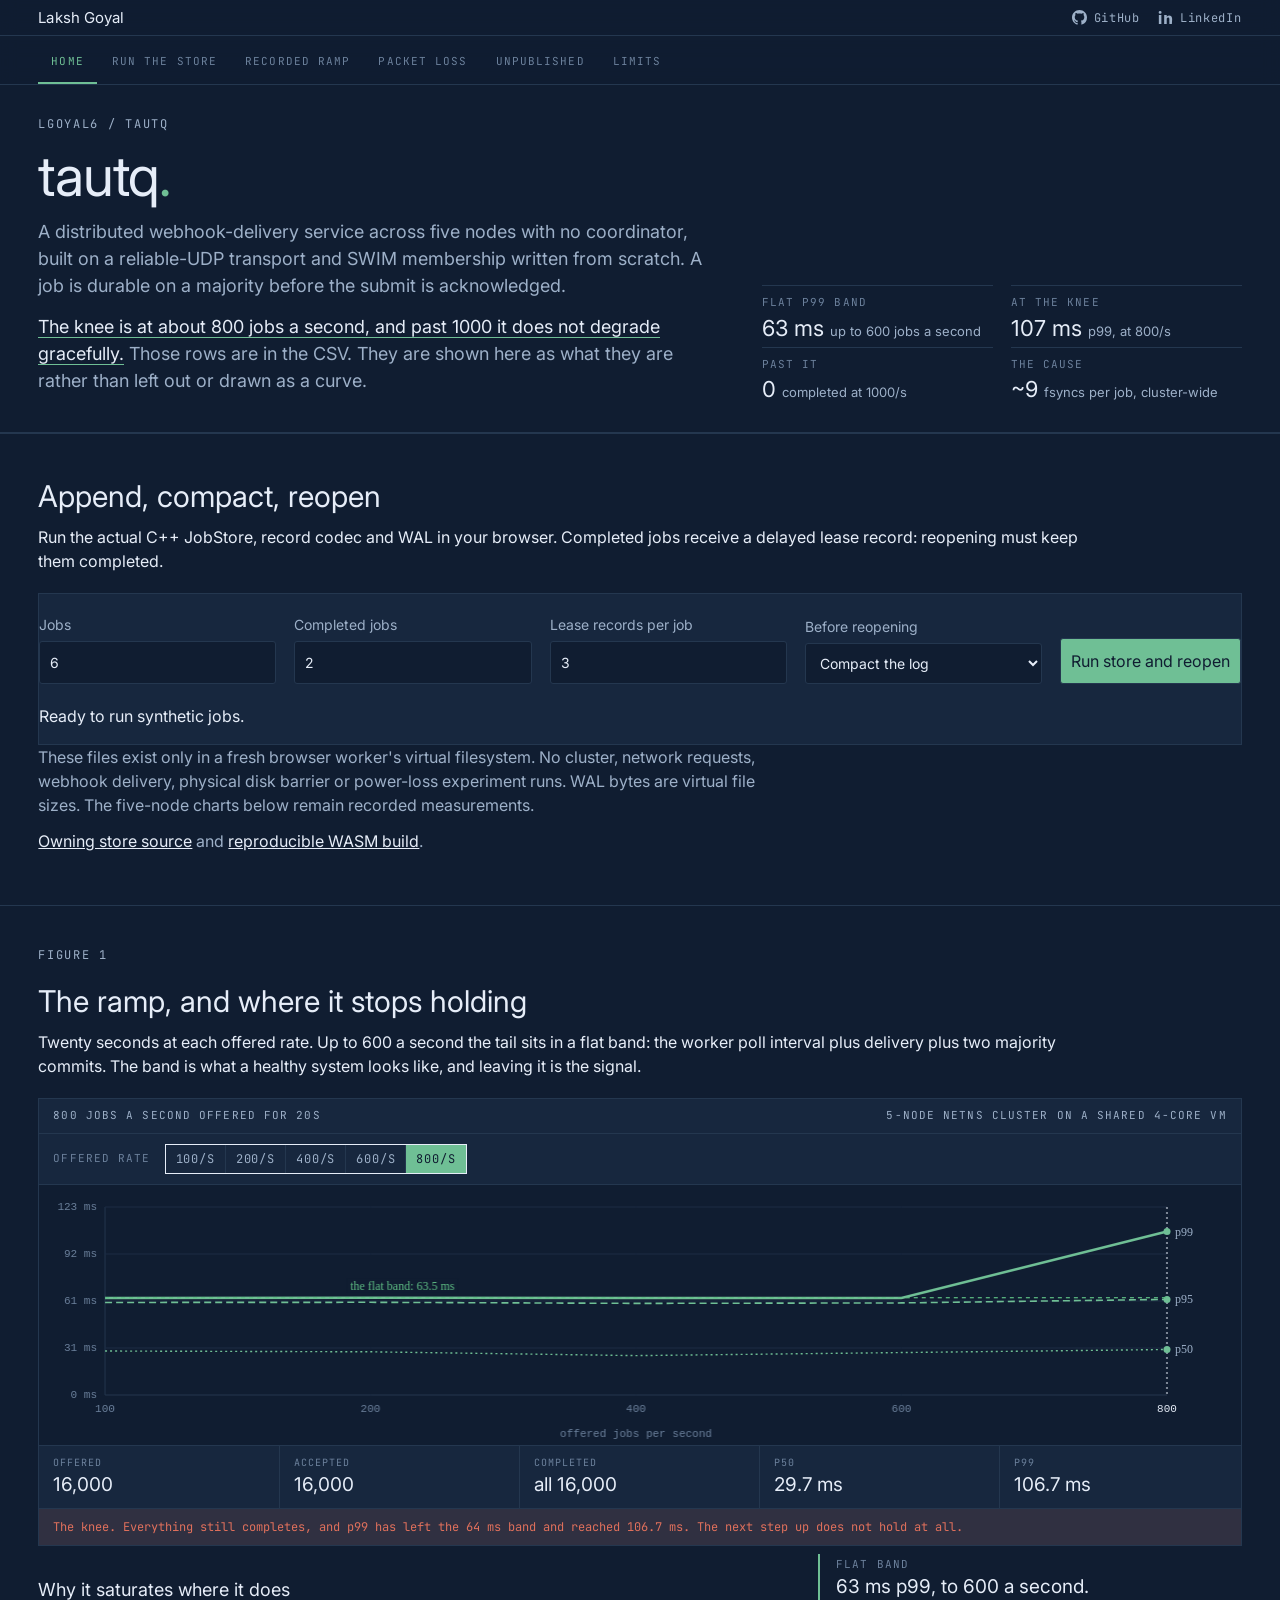
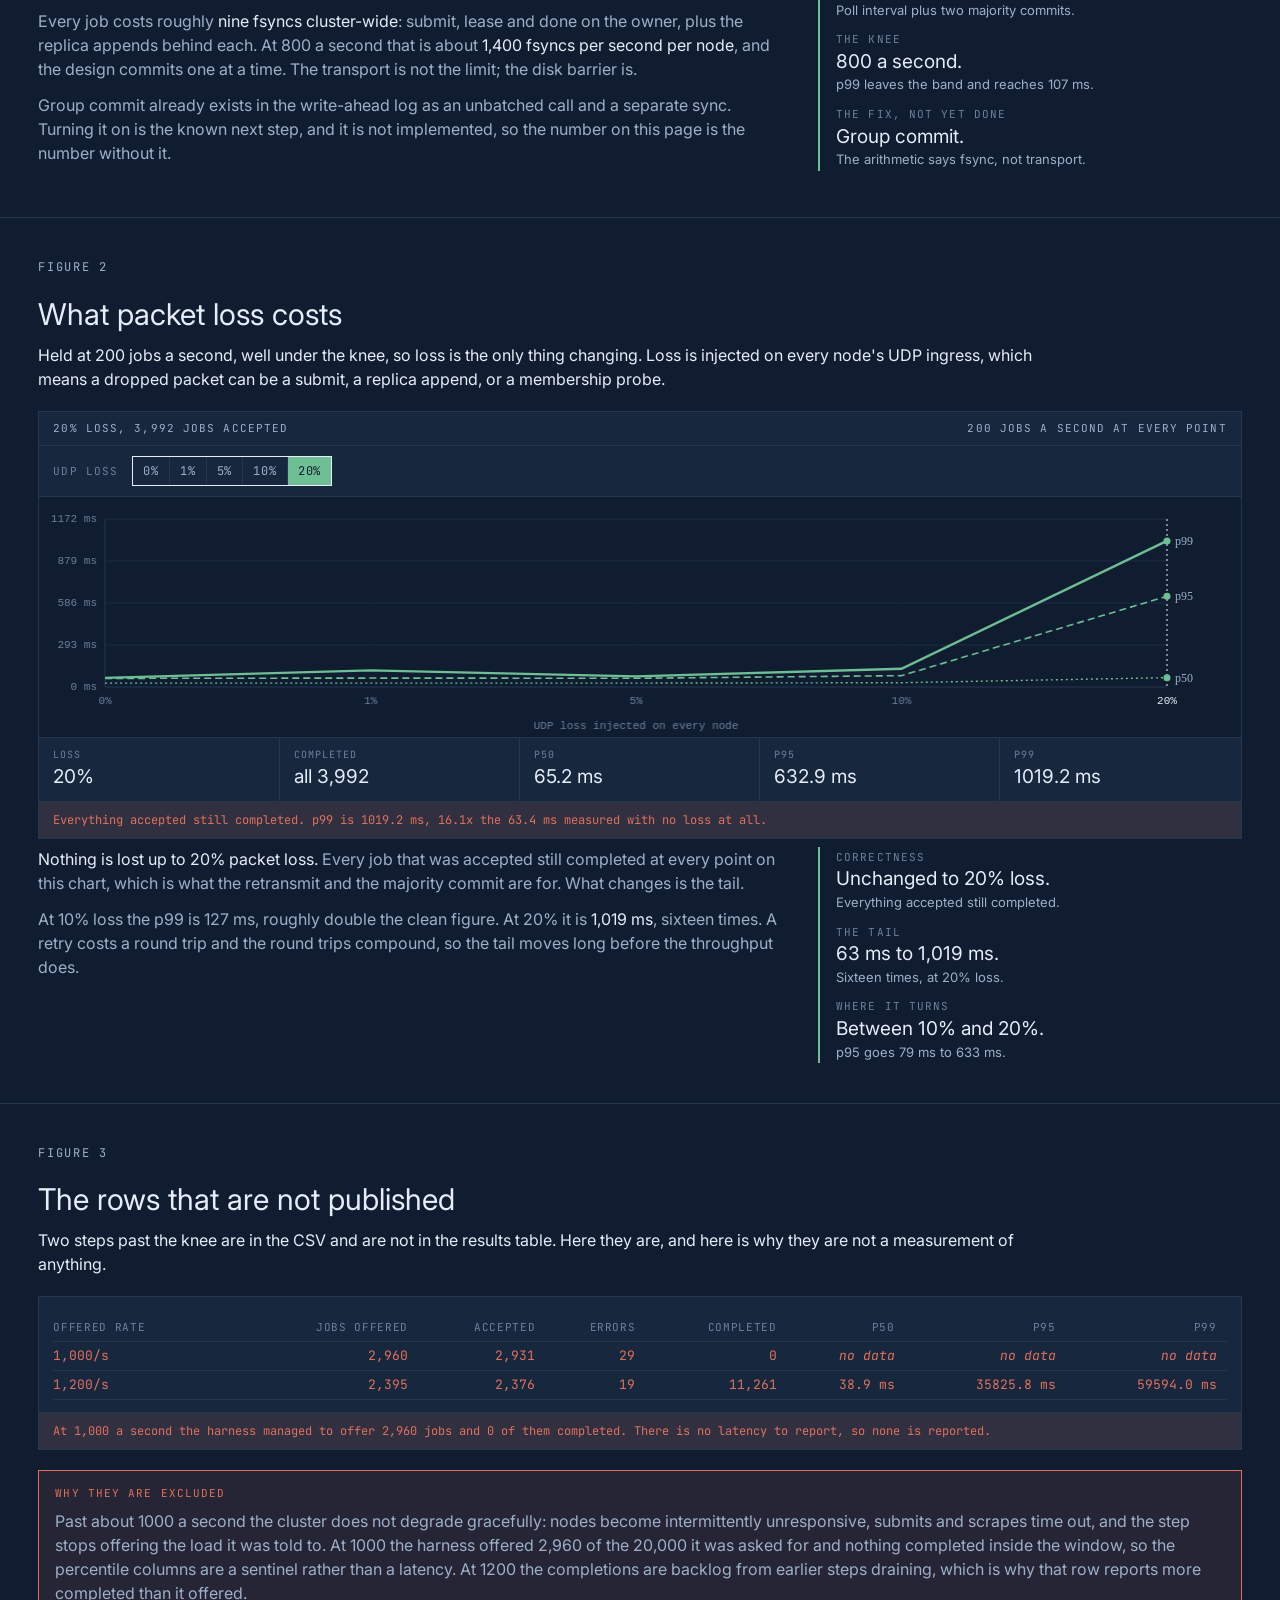
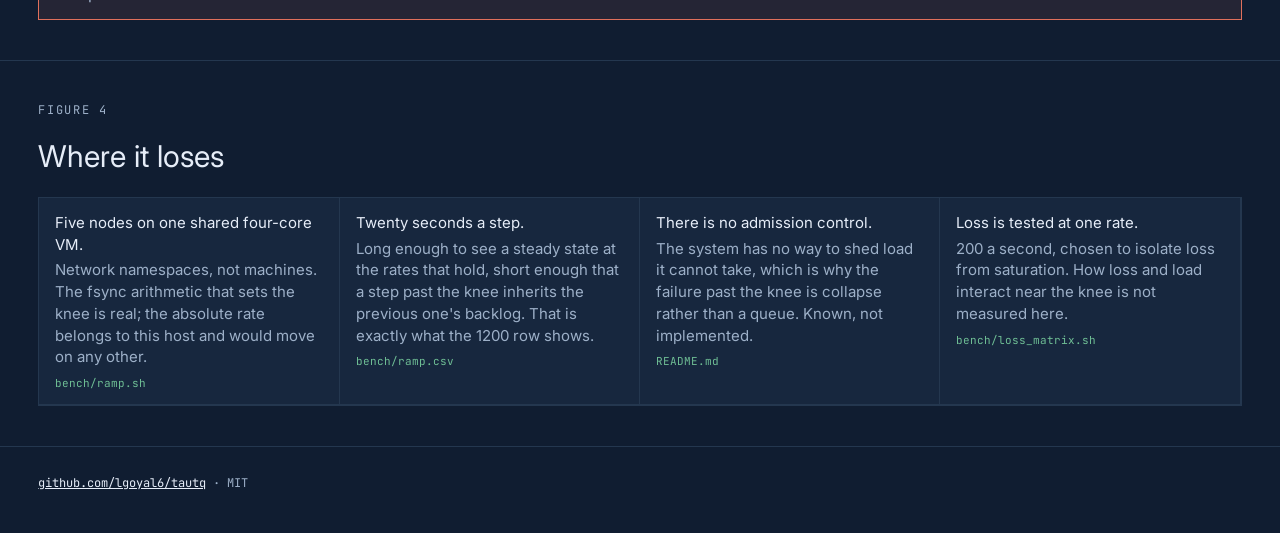
<file: docs/index.html>
<!doctype html>
<html lang="en">
<head>
<meta charset="utf-8">
<meta name="viewport" content="width=device-width, initial-scale=1">
<title>tautq - where the knee is, and what is past it</title>
<meta name="description" content="A five-node webhook queue with no coordinator. Flat 63ms p99 to 600 jobs a second, 107ms at 800, and past 1000 it stops degrading gracefully. Those rows are in the CSV and deliberately unpublished.">
<meta property="og:title" content="tautq">
<meta property="og:description" content="Drag the offered rate and watch p99 leave its flat band. The rows past the knee are shown as what they are: suspect, and not a measurement.">
<meta property="og:type" content="website">
<meta property="og:title" content="tautq">
<meta property="og:description" content="A five-node webhook queue with no coordinator. Flat 63ms p99 to 600 jobs a second, 107ms at 800, and past 1000 it stops degrading gracefully. Those rows are in the CSV and deliberately unpublished.">
<meta property="og:url" content="https://lgoyal6.github.io/tautq/">
<meta property="og:image" content="https://lgoyal6.github.io/tautq/og.png">
<meta name="twitter:card" content="summary_large_image">
<link rel="stylesheet" href="style.css">
<link rel="stylesheet" href="store-lab.css"><script type="module" src="store-lab.js"></script>
</head>
<body>

<nav class="topbar">
  <a class="brand" href="https://lakshgoyal.com">Laksh Goyal</a>
  <div class="navlinks">
    <a href="https://github.com/lgoyal6/tautq"><svg viewBox="0 0 16 16" aria-hidden="true"><path fill="currentColor" d="M8 0C3.58 0 0 3.58 0 8c0 3.54 2.29 6.53 5.47 7.59.4.07.55-.17.55-.38 0-.19-.01-.82-.01-1.49-2.01.37-2.53-.49-2.69-.94-.09-.23-.48-.94-.82-1.13-.28-.15-.68-.52-.01-.53.63-.01 1.08.58 1.23.82.72 1.21 1.87.87 2.33.66.07-.52.28-.87.51-1.07-1.78-.2-3.64-.89-3.64-3.95 0-.87.31-1.59.82-2.15-.08-.2-.36-1.02.08-2.12 0 0 .67-.21 2.2.82.64-.18 1.32-.27 2-.27s1.36.09 2 .27c1.53-1.04 2.2-.82 2.2-.82.44 1.1.16 1.92.08 2.12.51.56.82 1.27.82 2.15 0 3.07-1.87 3.75-3.65 3.95.29.25.54.73.54 1.48 0 1.07-.01 1.93-.01 2.2 0 .21.15.46.55.38A8.01 8.01 0 0 0 16 8c0-4.42-3.58-8-8-8Z"/></svg><span>GitHub</span></a>
    <a href="https://www.linkedin.com/in/lakshgoyal"><svg viewBox="0 0 16 16" aria-hidden="true"><path fill="currentColor" d="M3.6 5.3H.9V15h2.7V5.3ZM2.25 1A1.55 1.55 0 1 0 2.25 4.1 1.55 1.55 0 0 0 2.25 1ZM15.1 9.6c0-2.6-1.4-3.8-3.25-3.8-1.5 0-2.17.82-2.55 1.4V5.3H6.6c.04.76 0 9.7 0 9.7h2.7V9.6c0-.24.02-.48.09-.65.19-.48.63-.98 1.37-.98.97 0 1.35.74 1.35 1.82V15h2.7Z"/></svg><span>LinkedIn</span></a>
  </div>
</nav>
<nav class="tabs" aria-label="Sections">
    <a href="#sec-home">Home</a>
    <a href="#sec-store">Run the store</a>
    <a href="#sec-ramp">Recorded ramp</a>
    <a href="#sec-loss">Packet loss</a>
    <a href="#sec-suspect">Unpublished</a>
    <a href="#sec-limits">Limits</a>
</nav>

<header id="sec-home" class="gut">
  <div>
    <div class="eyebrow">lgoyal6 / tautq</div>
    <h1>tautq<span class="dot">.</span></h1>
    <p class="thesis">
      A distributed webhook-delivery service across five nodes with no coordinator, built
      on a reliable-UDP transport and SWIM membership written from scratch. A job is
      durable on a majority before the submit is acknowledged.
    </p>
    <p class="thesis">
      <strong>The knee is at about 800 jobs a second, and past 1000 it does not degrade
      gracefully.</strong> Those rows are in the CSV. They are shown here as what they are
      rather than left out or drawn as a curve.
    </p>
  </div>
  <dl class="facts">
    <div class="fact"><dt>flat p99 band</dt><dd>63 ms <small>up to 600 jobs a second</small></dd></div>
    <div class="fact"><dt>at the knee</dt><dd>107 ms <small>p99, at 800/s</small></dd></div>
    <div class="fact"><dt>past it</dt><dd>0 <small>completed at 1000/s</small></dd></div>
    <div class="fact"><dt>the cause</dt><dd>~9 <small>fsyncs per job, cluster-wide</small></dd></div>
  </dl>
</header>

<section class="gut" id="sec-store">
<h2>Append, compact, reopen</h2>
<p class="lead">Run the actual C++ JobStore, record codec and WAL in your browser. Completed jobs receive a delayed lease record: reopening must keep them completed.</p>
<div class="figure"><form id="store-form">
<label>Jobs<input id="jobs" type="number" min="1" max="12" value="6" required></label>
<label>Completed jobs<input id="done" type="number" min="0" max="12" value="2" required></label>
<label>Lease records per job<input id="cycles" type="number" min="1" max="8" value="3" required></label>
<label>Before reopening<select id="compact"><option value="1">Compact the log</option><option value="0">Keep the full log</option></select></label>
<button id="store-run">Run store and reopen</button></form>
<div role="status" id="store-status">Ready to run synthetic jobs.</div><pre id="store-output"></pre></div>
<p>These files exist only in a fresh browser worker's virtual filesystem. No cluster, network requests, webhook delivery, physical disk barrier or power-loss experiment runs. WAL bytes are virtual file sizes. The five-node charts below remain recorded measurements.</p>
<p><a href="https://github.com/lgoyal6/tautq/blob/db3f8d4cfe0685ed267d47b42b8ab37cd9abd3c5/src/store.cc">Owning store source</a> and <a href="https://github.com/lgoyal6/tautq/blob/db3f8d4cfe0685ed267d47b42b8ab37cd9abd3c5/wasm/build.sh">reproducible WASM build</a>.</p>
</section>

<section class="gut" id="sec-ramp">
  <div class="eyebrow">Figure 1</div>
  <h2>The ramp, and where it stops holding</h2>
  <p class="lead">
    Twenty seconds at each offered rate. Up to 600 a second the tail sits in a flat band:
    the worker poll interval plus delivery plus two majority commits. The band is what a
    healthy system looks like, and leaving it is the signal.
  </p>

  <div class="figure">
    <div class="figcap">
      <span id="cap-what">Loading</span>
      <span id="cap-setup"></span>
    </div>
    <div class="toolbar">
      <span class="picklabel">Offered rate</span>
      <div class="pick" id="rates" role="group" aria-label="Offered rate"></div>
    </div>
    <canvas class="plot" id="plot-ramp" width="1200" height="340"></canvas>
    <dl class="readout">
      <div><dt>offered</dt><dd id="r-off">-</dd></div>
      <div><dt>accepted</dt><dd id="r-acc">-</dd></div>
      <div><dt>completed</dt><dd id="r-done">-</dd></div>
      <div><dt>p50</dt><dd id="r-p50">-</dd></div>
      <div><dt>p99</dt><dd id="r-p99">-</dd></div>
    </dl>
    <div class="banner" id="ramp-banner">Loading.</div>
  </div>

  <div class="split">
    <div>
      <h3>Why it saturates where it does</h3>
      <p>
        Every job costs roughly <strong>nine fsyncs cluster-wide</strong>: submit, lease and
        done on the owner, plus the replica appends behind each. At 800 a second that is
        about <strong>1,400 fsyncs per second per node</strong>, and the design commits one
        at a time. The transport is not the limit; the disk barrier is.
      </p>
      <p>
        Group commit already exists in the write-ahead log as an unbatched call and a
        separate sync. Turning it on is the known next step, and it is not implemented, so
        the number on this page is the number without it.
      </p>
    </div>
    <dl class="takeaway">
      <dt>flat band</dt>
      <dd>63 ms p99, to 600 a second.<small>Poll interval plus two majority commits.</small></dd>
      <dt>the knee</dt>
      <dd>800 a second.<small>p99 leaves the band and reaches 107 ms.</small></dd>
      <dt>the fix, not yet done</dt>
      <dd>Group commit.<small>The arithmetic says fsync, not transport.</small></dd>
    </dl>
  </div>
</section>

<section class="gut" id="sec-loss">
  <div class="eyebrow">Figure 2</div>
  <h2>What packet loss costs</h2>
  <p class="lead">
    Held at 200 jobs a second, well under the knee, so loss is the only thing changing.
    Loss is injected on every node's UDP ingress, which means a dropped packet can be a
    submit, a replica append, or a membership probe.
  </p>
  <div class="figure">
    <div class="figcap">
      <span id="cap-loss">Loading</span>
      <span>200 jobs a second at every point</span>
    </div>
    <div class="toolbar">
      <span class="picklabel">UDP loss</span>
      <div class="pick" id="losses" role="group" aria-label="Loss rate"></div>
    </div>
    <canvas class="plot" id="plot-loss" width="1200" height="320"></canvas>
    <dl class="readout">
      <div><dt>loss</dt><dd id="l-loss">-</dd></div>
      <div><dt>completed</dt><dd id="l-done">-</dd></div>
      <div><dt>p50</dt><dd id="l-p50">-</dd></div>
      <div><dt>p95</dt><dd id="l-p95">-</dd></div>
      <div><dt>p99</dt><dd id="l-p99">-</dd></div>
    </dl>
    <div class="banner" id="loss-banner">Loading.</div>
  </div>

  <div class="split">
    <div>
      <p>
        <strong>Nothing is lost up to 20% packet loss.</strong> Every job that was accepted
        still completed at every point on this chart, which is what the retransmit and the
        majority commit are for. What changes is the tail.
      </p>
      <p>
        At 10% loss the p99 is 127 ms, roughly double the clean figure. At 20% it is
        <strong>1,019 ms</strong>, sixteen times. A retry costs a round trip and the
        round trips compound, so the tail moves long before the throughput does.
      </p>
    </div>
    <dl class="takeaway">
      <dt>correctness</dt>
      <dd>Unchanged to 20% loss.<small>Everything accepted still completed.</small></dd>
      <dt>the tail</dt>
      <dd>63 ms to 1,019 ms.<small>Sixteen times, at 20% loss.</small></dd>
      <dt>where it turns</dt>
      <dd>Between 10% and 20%.<small>p95 goes 79 ms to 633 ms.</small></dd>
    </dl>
  </div>
</section>

<section class="gut" id="sec-suspect">
  <div class="eyebrow">Figure 3</div>
  <h2>The rows that are not published</h2>
  <p class="lead">
    Two steps past the knee are in the CSV and are not in the results table. Here they are,
    and here is why they are not a measurement of anything.
  </p>
  <div class="figure">
    <div class="grid-wrap"><table class="data" id="suspect"></table></div>
    <div class="banner alarm" id="suspect-banner"></div>
  </div>
  <div class="suspect-box">
    <div class="tag">why they are excluded</div>
    <p>
      Past about 1000 a second the cluster does not degrade gracefully: nodes become
      intermittently unresponsive, submits and scrapes time out, and the step stops
      offering the load it was told to. At 1000 the harness offered 2,960 of the 20,000 it
      was asked for and nothing completed inside the window, so the percentile columns are
      a sentinel rather than a latency. At 1200 the completions are backlog from earlier
      steps draining, which is why that row reports more completed than it offered.
    </p>
  </div>
</section>

<section class="gut" id="sec-limits">
  <div class="eyebrow">Figure 4</div>
  <h2>Where it loses</h2>
  <ul class="map">
    <li>
      <b>Five nodes on one shared four-core VM.</b> Network namespaces, not machines. The
      fsync arithmetic that sets the knee is real; the absolute rate belongs to this host
      and would move on any other.
      <span class="where">bench/ramp.sh</span>
    </li>
    <li>
      <b>Twenty seconds a step.</b> Long enough to see a steady state at the rates that
      hold, short enough that a step past the knee inherits the previous one's backlog.
      That is exactly what the 1200 row shows.
      <span class="where">bench/ramp.csv</span>
    </li>
    <li>
      <b>There is no admission control.</b> The system has no way to shed load it cannot
      take, which is why the failure past the knee is collapse rather than a queue. Known,
      not implemented.
      <span class="where">README.md</span>
    </li>
    <li>
      <b>Loss is tested at one rate.</b> 200 a second, chosen to isolate loss from
      saturation. How loss and load interact near the knee is not measured here.
      <span class="where">bench/loss_matrix.sh</span>
    </li>
  </ul>
</section>

<footer class="gut">
  <span>
    <a href="https://github.com/lgoyal6/tautq">github.com/lgoyal6/tautq</a>
    &middot; MIT
  </span>
</footer>

<script src="app.js"></script>
<script src="nav.js"></script>
</body>
</html>
</file>
<file: docs/style.css>
@import url('https://fonts.googleapis.com/css2?family=JetBrains+Mono:wght@400;500;600&family=Inter:wght@300;400;500;600&display=swap');

:root {
  --paper: #101d31;
  --panel: #17273e;
  --ink: #e6edf8;
  --sub: #9db0c8;
  --faint: #6c819c;
  --rule: #24374f;
  --hair: #24374f;
  --grid: #1c2c44;
  --ox: #6fbf95;
  --ox-dim: #2c6045;
  --ok: #5fbf85;
  --warn: #d4a75f;
  --bad: #e0705c;
  --serif: 'Inter', system-ui, sans-serif;
  --mono: 'JetBrains Mono', ui-monospace, monospace;
}

* { margin: 0; padding: 0; box-sizing: border-box; }
html { scroll-behavior: smooth; }
body { background: var(--paper); color: var(--ink); font: 16px/1.5 var(--serif); }
a { color: var(--ink); }
a:hover { color: var(--ox); }
.gut { padding-left: clamp(20px, 3vw, 44px); padding-right: clamp(20px, 3vw, 44px); }
.eyebrow {
  font: 12px/1.6 var(--mono); letter-spacing: .14em; text-transform: uppercase;
  color: var(--sub); margin-bottom: 14px;
}

header {
  display: grid; grid-template-columns: minmax(0, 7fr) minmax(0, 5fr);
  gap: clamp(24px, 4vw, 64px); align-items: end;
  padding-top: 34px; padding-bottom: 26px; border-bottom: 2px solid var(--rule);
}
h1 { font-size: clamp(34px, 5.4vw, 56px); font-weight: 400; letter-spacing: -.02em; line-height: 1; }
h1 .dot { color: var(--ox); }
.thesis { font-size: clamp(15px, 1.5vw, 18px); color: var(--sub); margin-top: 14px; max-width: 62ch; }
.thesis strong { color: var(--ink); font-weight: 400; border-bottom: 1px solid var(--ox); }

.facts { display: grid; grid-template-columns: repeat(2, minmax(0, 1fr)); gap: 2px 18px; }
.fact { border-top: 1px solid var(--hair); padding-top: 8px; }
.fact dt { font: 11px/1.6 var(--mono); letter-spacing: .1em; text-transform: uppercase; color: var(--faint); }
.fact dd { font-size: 22px; }
.fact dd small { font-size: 13px; color: var(--sub); }

section { padding-top: 40px; padding-bottom: 40px; border-bottom: 1px solid var(--hair); }

/* Prose beside a takeaway rather than a narrow column with a blank half.
   A wide screen should be used, not left empty. */
.split {
  display: grid; grid-template-columns: minmax(0, 7fr) minmax(0, 4fr);
  gap: clamp(20px, 3vw, 46px); align-items: start; margin-top: 8px;
}
.split p { max-width: none; }
.takeaway { border-left: 2px solid var(--ox); padding: 2px 0 2px 16px; }
.takeaway dt {
  font: 11px/1.6 var(--mono); letter-spacing: .1em; text-transform: uppercase;
  color: var(--faint); margin-top: 12px;
}
.takeaway dt:first-child { margin-top: 0; }
.takeaway dd { font-size: 19px; line-height: 1.35; }
.takeaway dd small { display: block; font-size: 13px; color: var(--sub); margin-top: 2px; }
h2 { font-size: clamp(22px, 2.6vw, 30px); font-weight: 400; margin-bottom: 6px; }
h3 { font-size: 18px; font-weight: 400; margin: 22px 0 6px; }
p { max-width: 74ch; margin-bottom: 12px; color: var(--sub); }
/* The intro to a figure sits alone above it, so a 74ch cap leaves most of a wide
   screen blank. It gets more room; body prose inside a split gets none. */
p.lead { color: var(--ink); max-width: 104ch; }
p strong { color: var(--ink); font-weight: 400; }
code { font: .9em var(--mono); background: var(--panel); padding: 1px 4px; }

.figure { border: 1px solid var(--rule); background: var(--panel); margin-top: 20px; }
.figcap {
  font: 11px/1.6 var(--mono); letter-spacing: .1em; text-transform: uppercase;
  color: var(--sub); padding: 8px 14px; border-bottom: 1px solid var(--hair);
  display: flex; justify-content: space-between; gap: 12px; flex-wrap: wrap;
}
.toolbar {
  display: flex; gap: 14px; align-items: center; flex-wrap: wrap;
  padding: 10px 14px; border-bottom: 1px solid var(--hair);
}
.pick { display: flex; gap: 0; border: 1px solid var(--ink); }
.pick button {
  font: 12px/1 var(--mono); text-transform: uppercase; letter-spacing: .07em;
  background: transparent; color: var(--sub); border: 0; border-right: 1px solid var(--hair);
  padding: 8px 10px; cursor: pointer;
}
.pick button:last-child { border-right: 0; }
.pick button[aria-pressed="true"] { background: var(--ox); color: var(--paper); }
.picklabel { font: 11px/1 var(--mono); text-transform: uppercase; letter-spacing: .1em; color: var(--faint); }

.scrub { display: flex; align-items: center; gap: 10px; flex: 1 1 300px; min-width: 220px; }
.scrub input[type=range] { flex: 1; accent-color: var(--ox); min-width: 110px; }

.plot { display: block; width: 100%; height: auto; background: var(--paper); }

.readout {
  display: grid; grid-template-columns: repeat(auto-fit, minmax(130px, 1fr));
  border-top: 1px solid var(--hair);
}
.readout div { padding: 9px 14px; border-right: 1px solid var(--hair); }
.readout div:last-child { border-right: 0; }
.readout dt { font: 10px/1.6 var(--mono); letter-spacing: .1em; text-transform: uppercase; color: var(--faint); }
.readout dd { font-size: 19px; }
.readout dd small { font-size: 12px; color: var(--sub); }

.banner { padding: 9px 14px; border-top: 1px solid var(--hair); font: 12px/1.5 var(--mono); color: var(--sub); }
.banner.alarm { background: rgba(224,112,92,.12); color: var(--bad); }
.banner.calm { background: rgba(95,191,133,.12); color: var(--ok); }

table.data { border-collapse: collapse; font: 13px/1.4 var(--mono); margin-top: 14px; width: 100%; }
table.data th, table.data td { border-bottom: 1px solid var(--hair); padding: 5px 10px 5px 0; text-align: right; }
table.data th:first-child, table.data td:first-child { text-align: left; }
table.data th { font-weight: 400; color: var(--faint); text-transform: uppercase; font-size: 11px; letter-spacing: .06em; }
table.data td.bad { color: var(--bad); }
table.data td.good { color: var(--ok); }

/* The losing axes as a row of cards, so they read as a set and fill the width. */
ul.map {
  list-style: none; display: grid; margin-top: 18px;
  grid-template-columns: repeat(auto-fit, minmax(230px, 1fr));
  border: 1px solid var(--rule); background: var(--panel);
}
ul.map li {
  padding: 14px 16px; color: var(--sub); font-size: 15px; line-height: 1.45;
  border-right: 1px solid var(--hair); border-bottom: 1px solid var(--hair);
}
ul.map li b { color: var(--ink); font-weight: 400; display: block; margin-bottom: 4px; }
ul.map li .where { display: block; margin-top: 8px; font: 11px var(--mono); color: var(--ox); }

footer {
  padding-top: 26px; padding-bottom: 40px;
  font: 12px/1.7 var(--mono); color: var(--sub);
  display: flex; justify-content: space-between; gap: 20px; flex-wrap: wrap;
}

@media (max-width: 860px) {
  header { grid-template-columns: minmax(0, 1fr); gap: 26px; }
}

/* Wide content scrolls in its own box; the page itself never scrolls sideways. */
.grid-wrap { overflow-x: auto; padding: 4px 14px 12px; }
table.data td.num { font-variant-numeric: tabular-nums; }
table.data tr.suspect td { color: var(--bad); }
table.data td.na { color: var(--faint); font-style: italic; }
.suspect-box { border: 1px solid var(--bad); background: rgba(224,112,92,.10); padding: 14px 16px; margin-top: 20px; }
.suspect-box .tag { font: 11px/1.6 var(--mono); letter-spacing: .1em; text-transform: uppercase; color: var(--bad); }
.suspect-box p { color: var(--sub); max-width: none; margin: 6px 0 0; }

/* ---- shared nav shell ------------------------------------------------
   Written entirely in this page's own variables, so it takes the palette
   it is dropped into instead of importing a second one. */
html { scroll-padding-top: 96px; }
.topbar {
  position: sticky; top: 0; z-index: 20;
  background: color-mix(in srgb, var(--paper) 92%, transparent);
  backdrop-filter: blur(8px); border-bottom: 1px solid var(--rule);
  display: flex; align-items: center; justify-content: space-between; gap: 16px;
  padding: 10px clamp(20px, 3vw, 44px);
}
.brand { font: 15px/1 var(--serif); text-decoration: none; color: var(--ink); }
.brand span { color: var(--ox); }
.navlinks { display: flex; gap: 18px; font: 12px/1 var(--mono); letter-spacing: .06em; }
.navlinks a { color: var(--sub); text-decoration: none; transition: color .18s ease; }
.navlinks a:hover { color: var(--ox); }
.tabs {
  position: sticky; top: 40px; z-index: 19;
  background: color-mix(in srgb, var(--paper) 92%, transparent);
  backdrop-filter: blur(8px); border-bottom: 1px solid var(--rule);
  display: flex; gap: 2px; overflow-x: auto; padding: 0 clamp(20px, 3vw, 44px);
}
.tabs a {
  flex: 0 0 auto; display: flex; align-items: center; min-height: 44px;
  padding: 0 13px; font: 11px/1 var(--mono); letter-spacing: .1em;
  text-transform: uppercase; color: var(--faint); text-decoration: none;
  border-bottom: 2px solid transparent;
  transition: color .18s ease, border-color .18s ease;
}
.tabs a:hover { color: var(--sub); }
.tabs a[aria-current="true"] { color: var(--ox); border-bottom-color: var(--ox); }
@media (prefers-reduced-motion: reduce) {
  html { scroll-behavior: auto; }
  .tabs a, .navlinks a { transition: none; }
}

/* Brand marks in the nav, sized to the text and inheriting its colour. */
.navlinks a { display: inline-flex; align-items: center; gap: 7px; }
.navlinks svg { width: 15px; height: 15px; flex: 0 0 auto; }
.brand { letter-spacing: .005em; }
</file>
<file: docs/store-lab.css>
#store-form {display:flex;flex-wrap:wrap;gap:18px;align-items:end;margin:20px 0}
#store-form label {display:grid;gap:6px;color:var(--sub);font-size:14px;flex:1 1 180px}
#store-form input,#store-form select,#store-run {font:inherit;border:1px solid var(--rule);padding:10px;background:var(--paper);color:var(--ink);border-radius:3px;width:100%}
#store-run {width:auto;background:var(--ox);color:var(--paper);cursor:pointer}
#store-form :focus-visible {outline:2px solid var(--ox);outline-offset:3px}
#store-output {white-space:pre-wrap;overflow-wrap:anywhere;font:13px/1.6 var(--mono);margin-top:16px}
</file>
